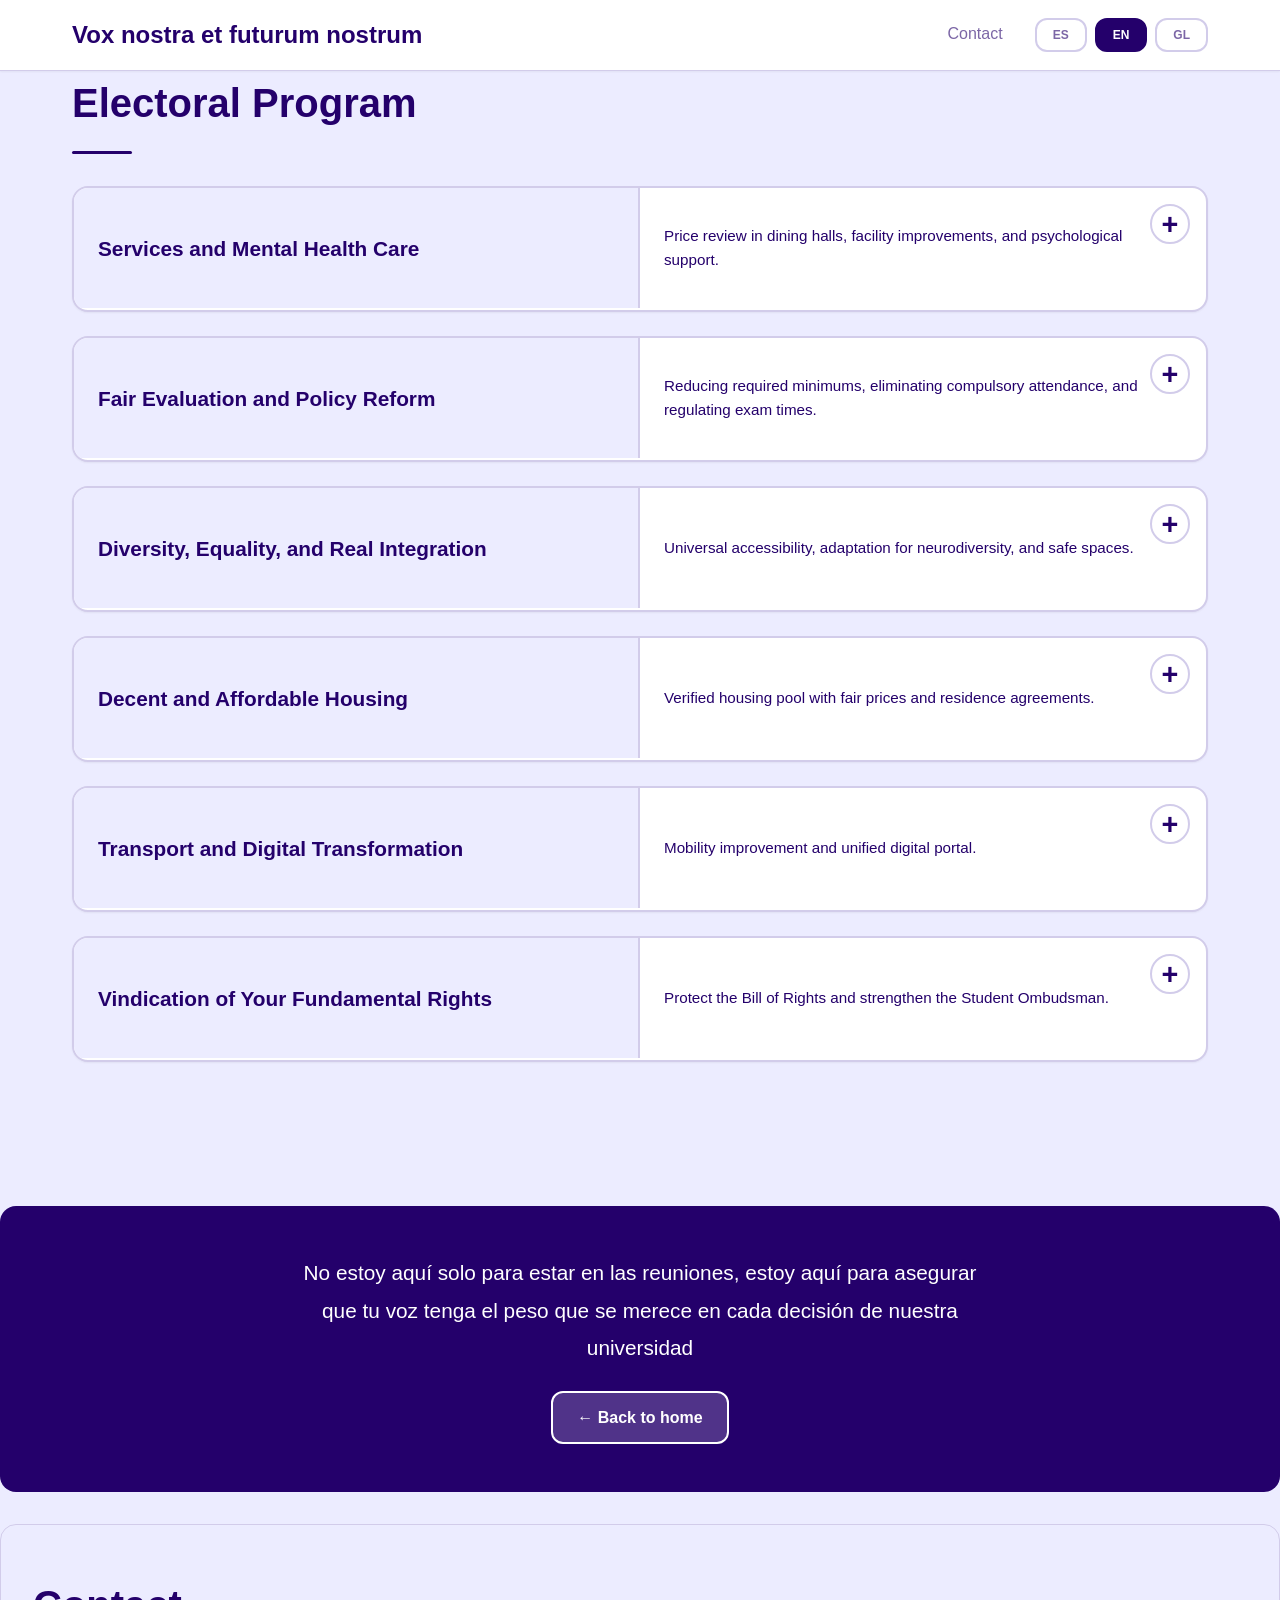
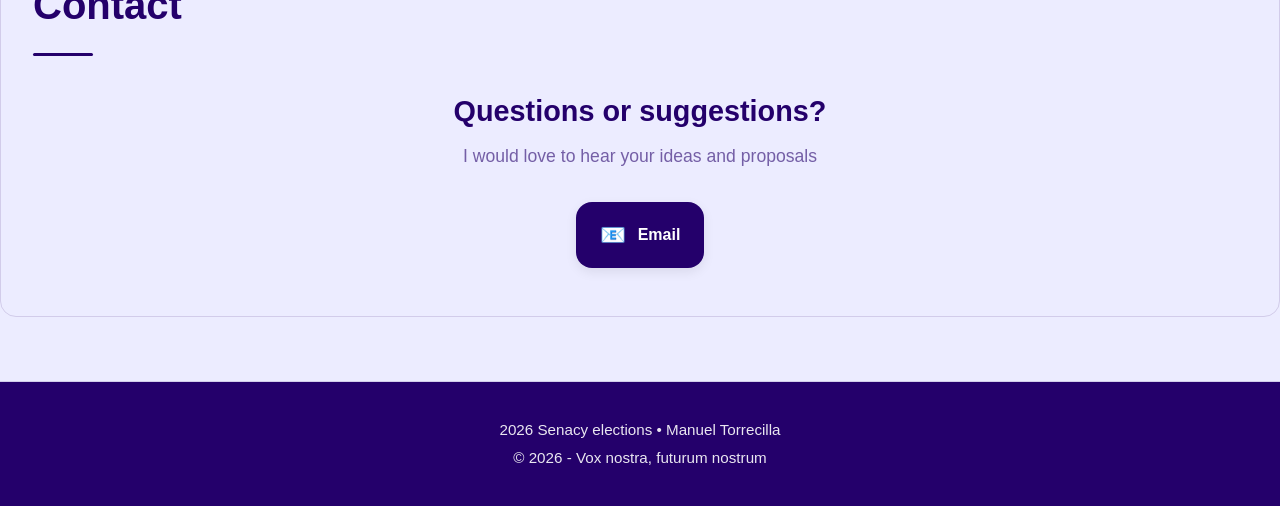
<file: programa-electoral.html>
<!DOCTYPE html>
<html lang="es">
<head>
  <meta charset="UTF-8" />
  <meta name="viewport" content="width=device-width, initial-scale=1.0" />
  <title>Programa Electoral - Claustro 2026</title>
  <link rel="stylesheet" href="styles.css" />
</head>
<body>
  <div id="app">
    <!-- Navigation & Language Selector -->
    <nav class="navbar">
      <div class="nav-container">
        <div class="nav-title">
          <a href="index.html" style="text-decoration: none; color: inherit;">
            <span data-i18n="nav.title">Tu voz cuenta</span>
          </a>
        </div>
        <div class="nav-right">
          <a href="#contacto" class="nav-link" data-i18n="nav.contact">Contacto</a>
          <div class="language-selector">
            <button class="lang-btn active" data-lang="es">ES</button>
            <button class="lang-btn" data-lang="en">EN</button>
            <button class="lang-btn" data-lang="gl">GL</button>
          </div>
        </div>
      </div>
    </nav>

    <!-- Main Content -->
    <main class="content">
      <!-- Program Section -->
      <section class="section">
        <div class="section-header">
          <h2 class="section-title" data-i18n="sections.program">Programa Electoral</h2>
          <div class="section-divider"></div>
        </div>
        
        <!-- Timeline Vertical -->
          <div class="timeline-item">
            <div class="timeline-card" onclick="toggleExpand(this)">
              <div class="timeline-header">
                <div class="card-title-section">
                  <h3 class="program-title" data-i18n="program.services_title">Servicios Estudiantiles y Salud Mental</h3>
                </div>
                <div class="card-summary-section">
                  <p class="program-preview" data-i18n="program.services_resume">Asesoría académica, apoyo psicológico y mejora de instalaciones.</p>
                  <span class="expand-icon">+</span>
                </div>
              </div>
              <div class="timeline-content">
                <p class="program-p" data-i18n="program.services_text"></p>
              </div>
            </div>
          </div>

          <div class="timeline-item">
            <div class="timeline-card" onclick="toggleExpand(this)">
              <div class="timeline-header">
                <div class="card-title-section">
                  <h3 class="program-title" data-i18n="program.evaluation_title">Modificaciones a Sistemas de Evaluación</h3>
                </div>
                <div class="card-summary-section">
                  <p class="program-preview" data-i18n="program.evaluation_resume">Reducir mínimos exigibles, eliminar asistencia obligatoria y regular tiempos de examen.</p>
                  <span class="expand-icon">+</span>
                </div>
              </div>
              <div class="timeline-content">
                <p class="program-p" data-i18n="program.evaluation_text"></p>
              </div>
            </div>
          </div>

          <div class="timeline-item">
            <div class="timeline-card" onclick="toggleExpand(this)">
              <div class="timeline-header">
                <div class="card-title-section">
                  <h3 class="program-title" data-i18n="program.iguality_title">Diversidad, Igualdad e Integración</h3>
                </div>
                <div class="card-summary-section">
                  <p class="program-preview" data-i18n="program.iguality_resume">Accesibilidad universal, adaptación para neurodivergencias y espacios seguros.</p>
                  <span class="expand-icon">+</span>
                </div>
              </div>
              <div class="timeline-content">
                <p class="program-p" data-i18n="program.iguality_text"></p>
              </div>
            </div>
          </div>

          <div class="timeline-item">
            <div class="timeline-card" onclick="toggleExpand(this)">
              <div class="timeline-header">
                <div class="card-title-section">
                  <h3 class="program-title" data-i18n="program.housing_title">Vivienda Asequible</h3>
                </div>
                <div class="card-summary-section">
                  <p class="program-preview" data-i18n="program.housing_resume">Bolsa de vivienda verificada con precios justos y convenios con residencias.</p>
                  <span class="expand-icon">+</span>
                </div>
              </div>
              <div class="timeline-content">
                <p class="program-p" data-i18n="program.housing_text"></p>
              </div>
            </div>
          </div>

          <div class="timeline-item">
            <div class="timeline-card" onclick="toggleExpand(this)">
              <div class="timeline-header">
                <div class="card-title-section">
                  <h3 class="program-title" data-i18n="program.digital_title">Transporte y Transformación Digital</h3>
                </div>
                <div class="card-summary-section">
                  <p class="program-preview" data-i18n="program.digital_resume">Mejora de movilidad y portal unificado e intuitivo para gestión estudiantil.</p>
                  <span class="expand-icon">+</span>
                </div>
              </div>
              <div class="timeline-content">
                <p lass="program-p" data-i18n="program.digital_text"></p>
              </div>
            </div>
          </div>

          <div class="timeline-item">
            <div class="timeline-card" onclick="toggleExpand(this)">
              <div class="timeline-header">
                <div class="card-title-section">
                  <h3 class="program-title" data-i18n="program.rights_title">Defensa de Derechos Fundamentales</h3>
                </div>
                <div class="card-summary-section">
                  <p class="program-preview" data-i18n="program.rights_resume">Blindar carta de derechos y potenciar la figura del Valedor Universitario.</p>
                  <span class="expand-icon">+</span>
                </div>
              </div>
              <div class="timeline-content">
                <p class="program-p" data-i18n="program.rights_text"></p>
              </div>
            </div>
          </div>
        </div>

        <!-- Slogan Section -->
        <div class="slogan-section">
          <p class="slogan-text" data-i18n="end_text"></p>
          <a href="index.html" class="back-button" data-i18n="program.back">← Volver al inicio</a>
        </div>
      </section>

      <!-- Contact Section -->
      <section id="contacto" class="section contact-section">
        <div class="section-header">
          <h2 class="section-title" data-i18n="sections.contact">Contacto</h2>
          <div class="section-divider"></div>
        </div>
        <div class="section-content">
          <div class="contact-box">
            <h3 data-i18n="contact.title">¿Preguntas o sugerencias?</h3>
            <p data-i18n="contact.subtitle">Me encantaría escuchar tus ideas y propuestas</p>
            <div class="contact-methods">
              <a href="mailto:manu@esei.uvigo.es" class="contact-method">
                <span class="contact-icon">📧</span>
                <span data-i18n="contact.email">Email</span>
              </a>
            </div>
          </div>
        </div>
      </section>
    </main>
   

    <!-- Footer -->
    <footer class="footer">
      <div class="footer-content">
        <p data-i18n="footer.text">Elecciones Claustro 2026 • Manuel Torrecilla</p>
        <p class="footer-secondary">© 2026 - Vox nostra, futurum nostrum</p>
      </div>
    </footer>
  </div>

  <script src="i18n.js"></script>
  <script src="script.js"></script>
  <script>
    /**
     * Toggles the expand state of a timeline card
     * @param {HTMLElement} card - The timeline card element to toggle
     */
    function toggleExpand(card) {
      const isExpanded = card.classList.contains('expanded');
      
      // Close all other cards
      document.querySelectorAll('.timeline-card').forEach(c => {
        if (c !== card && c.classList.contains('expanded')) {
          c.classList.remove('expanded');
          c.querySelector('.expand-icon').textContent = '+';
        }
      });

      // Toggle current card
      card.classList.toggle('expanded');
      const icon = card.querySelector('.expand-icon');
      icon.textContent = isExpanded ? '+' : '−';
    }
  </script>
</body>
</html>
</file>
<file: styles.css>
﻿/* CSS Variables and Global Styles */
:root {
  --color-primary: #24006b;
  --color-secondary: #24006b;
  --color-accent: #d2ccea;
  --color-dark: #24006b;
  --color-darker: #24006b;
  --color-light: #ececff;
  --color-text: rgba(36, 0, 107, 0.6);
  --color-border: #d2ccea;
  --color-surface: #ffffff;
  
  --radius-sm: 8px;
  --radius-md: 12px;
  --radius-lg: 16px;
  
  --shadow-sm: 0 1px 2px rgba(0, 0, 0, 0.05);
  --shadow-md: 0 4px 12px rgba(0, 0, 0, 0.08);
  --shadow-lg: 0 10px 24px rgba(0, 0, 0, 0.12);
  
  --transition: all 0.3s ease;
}

* {
  margin: 0;
  padding: 0;
  box-sizing: border-box;
}

html {
  scroll-behavior: smooth;
}

body {
  font-family: -apple-system, BlinkMacSystemFont, 'Segoe UI', 'Roboto', sans-serif;
  background: var(--color-light);
  color: var(--color-text);
  line-height: 1.6;
  min-height: 100vh;
}

#app {
  display: flex;
  flex-direction: column;
  min-height: 100vh;
}

.navbar {
  background: var(--color-surface);
  border-bottom: 1px solid var(--color-border);
  position: sticky;
  top: 0;
  z-index: 100;
  padding: 1rem 0;
  box-shadow: var(--shadow-sm);
}

.nav-container {
  max-width: 1200px;
  margin: 0 auto;
  padding: 0 2rem;
  display: flex;
  justify-content: space-between;
  align-items: center;
}

.nav-title {
  font-size: 1.5rem;
  font-weight: 700;
  color: var(--color-primary);
}

.nav-right {
  display: flex;
  align-items: center;
  gap: 2rem;
}

.nav-link {
  color: var(--color-text);
  text-decoration: none;
  font-weight: 500;
  transition: var(--transition);
  border-bottom: 2px solid transparent;
}

.nav-link:hover {
  color: var(--color-primary);
  border-bottom-color: var(--color-primary);
}

.language-selector {
  display: flex;
  gap: 0.5rem;
}

.lang-btn {
  background: transparent;
  border: 2px solid var(--color-border);
  color: var(--color-text);
  padding: 0.5rem 1rem;
  border-radius: var(--radius-md);
  cursor: pointer;
  font-weight: 600;
  font-size: 0.75rem;
  transition: var(--transition);
}

.lang-btn.active {
  background: var(--color-primary);
  border-color: var(--color-primary);
  color: white;
}

.lang-btn:hover:not(.active) {
  border-color: var(--color-primary);
  color: var(--color-primary);
}

.hero {
  max-width: 1200px;
  margin: 0 auto;
  padding: 3rem 2rem;
  width: 100%;
}

.hero-content {
  display: grid;
  grid-template-columns: 1fr 1fr;
  gap: 4rem;
  align-items: center;
}

.hero-text h1 {
  font-size: clamp(2rem, 5vw, 3.5rem);
  line-height: 1.2;
  margin-bottom: 1rem;
  color: var(--color-primary);
}

.hero-subtitle {
  font-size: 1.2rem;
  color: var(--color-text);
  margin-bottom: 2rem;
}

.cta-button {
  background: var(--color-primary);
  color: white;
  border: none;
  padding: 1rem 2rem;
  border-radius: var(--radius-lg);
  font-size: 1rem;
  font-weight: 600;
  cursor: pointer;
  transition: var(--transition);
  box-shadow: var(--shadow-md);
}

.cta-button:hover {
  background: var(--color-secondary);
  transform: translateY(-2px);
  box-shadow: var(--shadow-lg);
}

.hero-image {
  position: relative;
  height: 400px;
  display: flex;
  align-items: center;
  justify-content: center;
}

.logo-placeholder img {
    max-width: 90%;  
    max-height: 90%; 
    height: auto;    
    width: auto;   
    object-fit: contain;
}   
.logo-text {
  font-size: 3rem;
  font-weight: 700;
  color: var(--color-primary);
  text-align: center;
}

@media (max-width: 768px) {
  .hero-content {
    grid-template-columns: 1fr;
  }
  .hero-image {
    display: none;
  }
}

.nav-section {
  max-width: 1200px;
  margin: 2rem auto;
  padding: 1.5rem 2rem;
  width: 100%;
}

.nav-buttons {
  display: flex;
  gap: 1rem;
  justify-content: center;
  flex-wrap: wrap;
}

.nav-btn {
  background: var(--color-surface);
  border: 2px solid var(--color-border);
  border-radius: var(--radius-lg);
  padding: 1.25rem 1rem;
  text-align: center;
  cursor: pointer;
  transition: var(--transition);
  display: flex;
  flex-direction: column;
  align-items: center;
  justify-content: center;
  gap: 0.5rem;
  box-shadow: var(--shadow-sm);
  min-width: 130px;
  font-size: 0.85rem;
  font-weight: 600;
  color: var(--color-text);
}

.nav-btn:hover {
  border-color: var(--color-primary);
  background: var(--color-light);
  transform: translateY(-3px);
  box-shadow: var(--shadow-md);
  color: var(--color-primary);
}

.nav-icon {
  font-size: 2rem;
}

.nav-label {
  font-size: 0.9rem;
  font-weight: 600;
}

.carousel-section {
  max-width: 1200px;
  margin: 2rem auto;
  padding: 0 2rem;
  width: 100%;
}

.carousel-container {
  position: relative;
}

.carousel-track {
  display: flex;
  gap: 1rem;
  overflow-x: auto;
  scroll-behavior: smooth;
  padding: 1rem 0;
  scrollbar-width: none;
}

.carousel-track::-webkit-scrollbar {
  display: none;
}

.carousel-slide {
  flex: 0 0 auto;
  background: var(--color-surface);
  border: 2px solid var(--color-border);
  border-radius: var(--radius-lg);
  padding: 1.5rem;
  text-align: center;
  cursor: pointer;
  transition: var(--transition);
  min-width: 150px;
  display: flex;
  flex-direction: column;
  align-items: center;
  justify-content: center;
  gap: 0.75rem;
  box-shadow: var(--shadow-sm);
}

.carousel-slide:hover {
  border-color: var(--color-primary);
  background: var(--color-light);
  transform: translateY(-5px);
  box-shadow: var(--shadow-md);
}

.carousel-icon {
  font-size: 2rem;
}

.carousel-label {
  font-size: 0.9rem;
  font-weight: 600;
  color: var(--color-text);
}

.carousel-nav {
  position: absolute;
  top: 50%;
  transform: translateY(-50%);
  background: var(--color-primary);
  border: none;
  color: white;
  width: 40px;
  height: 40px;
  border-radius: 50%;
  cursor: pointer;
  font-size: 1.5rem;
  display: none;
  align-items: center;
  justify-content: center;
  transition: var(--transition);
  z-index: 10;
  box-shadow: var(--shadow-md);
}

.carousel-nav:hover {
  background: var(--color-secondary);
  transform: translateY(-50%) scale(1.1);
}

.carousel-nav.prev {
  left: -20px;
}

.carousel-nav.next {
  right: -20px;
}

@media (min-width: 1024px) {
  .carousel-nav {
    display: flex;
  }
}

.content {
  flex: 1;
  max-width: 1200px;
  margin: 0 auto;
  padding: 0 2rem 2rem;
  width: 100%;
}

.section {
  margin-bottom: 4rem;
  scroll-margin-top: 80px;
}

.section-header {
  margin-bottom: 2rem;
}

.section-title {
  font-size: clamp(1.8rem, 4vw, 2.5rem);
  margin-bottom: 1rem;
  color: var(--color-primary);
}

.section-divider {
  height: 3px;
  width: 60px;
  background: var(--color-primary);
  border-radius: var(--radius-md);
}

.presentation-grid {
  display: grid;
  grid-template-columns: 1fr 1fr;
  gap: 2rem;
  margin-bottom: 2rem;
}

.presentation-photo {
  display: flex;
  align-items: center;
  justify-content: center;
}

.photo-placeholder {
  width: 250px;
  height: 300px;
  background: var(--color-light);
  border: 2px solid var(--color-border);
  border-radius: var(--radius-lg);
  display: flex;
  align-items: center;
  justify-content: center;
  font-size: 1.2rem;
  color: var(--color-text);
  font-weight: 600;
  text-align: center;
}

@media (max-width: 768px) {
  .presentation-grid {
    grid-template-columns: 1fr;
  }
}

.card {
  background: var(--color-surface);
  border: 1px solid var(--color-border);
  border-radius: var(--radius-lg);
  padding: 2rem;
  transition: var(--transition);
  box-shadow: var(--shadow-sm);
}

.card:hover {
  border-color: var(--color-primary);
  box-shadow: var(--shadow-md);
  transform: translateY(-3px);
}

.card h3 {
  font-size: 1.3rem;
  margin-bottom: 1rem;
  color: var(--color-primary);
}

.card p {
  color: var(--color-text);
  line-height: 1.8;
}

.presentation-full {
  grid-column: 1 / -1;
}

.section-content {
  display: grid;
  grid-template-columns: 1fr 1fr;
  gap: 2rem;
}

.section-content.grid-2 {
  grid-template-columns: repeat(2, 1fr);
}

@media (max-width: 768px) {
  .section-content,
  .section-content.grid-2 {
    grid-template-columns: 1fr;
  }
}

.carousel-content {
  display: flex;
  gap: 1.5rem;
  overflow-x: auto;
  scroll-behavior: smooth;
  padding: 1rem 0;
  scrollbar-width: none;
  align-items: stretch;
}

.carousel-content::-webkit-scrollbar {
  display: none;
}

.carousel-item {
  background: var(--color-surface);
  border: 1px solid var(--color-border);
  border-radius: var(--radius-lg);
  padding: 2rem;
  flex: 0 0 100%;
  box-shadow: var(--shadow-sm);
  display: flex;
  flex-direction: column;
  gap: 1rem;
}

@media (min-width: 640px) {
  .carousel-item {
    flex: 0 0 calc(50% - 0.75rem);
  }
}

@media (min-width: 1024px) {
  .carousel-item {
    flex: 0 0 calc(33.333% - 1rem);
  }
}

@media (min-width: 1280px) {
  .carousel-item {
    flex: 0 0 calc(25% - 1.125rem);
  }
}

.carousel-date {
  color: var(--color-primary);
  font-weight: 600;
  font-size: 0.9rem;
}

.carousel-item h4 {
  color: var(--color-primary);
  margin: 0;
}

.carousel-item p {
  margin: 0;
  color: var(--color-text);
}

.carousel-number {
  width: 50px;
  height: 50px;
  background: var(--color-primary);
  color: white;
  border-radius: 50%;
  display: flex;
  align-items: center;
  justify-content: center;
  font-size: 1.5rem;
  font-weight: 700;
}

.carousel-nav-container {
  display: flex;
  gap: 1rem;
  justify-content: center;
  margin-top: 1.5rem;
}

.carousel-nav-btn {
  background: var(--color-primary);
  color: white;
  border: none;
  width: 40px;
  height: 40px;
  border-radius: 50%;
  cursor: pointer;
  font-size: 1.2rem;
  transition: var(--transition);
  box-shadow: var(--shadow-md);
  display: flex;
  align-items: center;
  justify-content: center;
}

.carousel-nav-btn:hover {
  background: var(--color-secondary);
  transform: scale(1.1);
}

.program-card {
  background: var(--color-surface);
  border: 2px solid var(--color-border);
  border-radius: var(--radius-lg);
  padding: 2rem;
  text-align: center;
  transition: var(--transition);
  cursor: pointer;
  box-shadow: var(--shadow-sm);
}

.program-card:hover {
  border-color: var(--color-primary);
  box-shadow: var(--shadow-md);
  transform: translateY(-5px);
}

.program-icon {
  font-size: 3rem;
  margin-bottom: 1rem;
}

.program-card h3 {
  font-size: 1.2rem;
  margin-bottom: 0.75rem;
  color: var(--color-primary);
}

.program-card p {
  color: var(--color-text);
  line-height: 1.7;
}

.contact-section {
  background: var(--color-light);
  border-radius: var(--radius-lg);
  padding: 3rem 2rem;
  border: 1px solid var(--color-border);
}

.contact-box {
  text-align: center;
  max-width: 600px;
  margin: 0 auto;
  grid-column: 1 / -1;
  justify-self: center;
}

.contact-box h3 {
  font-size: 1.8rem;
  margin-bottom: 0.5rem;
  color: var(--color-primary);
}

.contact-box > p {
  color: var(--color-text);
  margin-bottom: 2rem;
  font-size: 1.1rem;
}

.contact-methods {
  display: flex;
  gap: 1.5rem;
  flex-wrap: wrap;
  justify-content: center;
}

.contact-method {
  display: flex;
  align-items: center;
  gap: 0.75rem;
  background: var(--color-primary);
  color: white;
  padding: 1rem 1.5rem;
  border-radius: var(--radius-lg);
  text-decoration: none;
  transition: var(--transition);
  font-weight: 600;
  box-shadow: var(--shadow-md);
}

.contact-method:hover {
  background: var(--color-secondary);
  transform: translateY(-2px);
  box-shadow: var(--shadow-lg);
}

.contact-icon {
  font-size: 1.3rem;
}

.footer {
  background: var(--color-dark);
  color: white;
  border-top: 1px solid var(--color-border);
  padding: 2rem;
  text-align: center;
  margin-top: auto;
}

.footer-content p {
  margin: 0.25rem 0;
  font-size: 0.95rem;
  opacity: 0.9;
}

.footer-secondary {
  font-size: 0.85rem;
  opacity: 0.7;
}

@media (max-width: 640px) {
  .carousel-section {
    padding: 0 1rem;
  }
  .content {
    padding: 0 1rem 1rem;
  }
  .hero {
    padding: 2rem 1rem;
  }
  .nav-right {
    gap: 1rem;
  }
  .nav-link {
    display: none;
  }
}

@keyframes fadeIn {
  from {
    opacity: 0;
    transform: translateY(10px);
  }
  to {
    opacity: 1;
    transform: translateY(0);
  }
}

.section {
  animation: fadeIn 0.6s ease-out;
}

/* Coming Soon Section */
.program-coming-soon {
  display: flex;
  flex-direction: column;
  align-items: center;
  justify-content: center;
  min-height: 60vh;
  padding: 3rem 2rem !important;
}

.coming-soon-container {
  display: flex;
  align-items: center;
  justify-content: center;
  width: 100%;
  margin-top: 2rem;
}

.coming-soon-box {
  background: var(--color-light);
  border: 2px solid var(--color-primary);
  border-radius: var(--radius-lg);
  padding: 3rem 2rem;
  text-align: center;
  max-width: 600px;
  box-shadow: var(--shadow-lg);
}

.coming-soon-title {
  font-size: 2rem;
  color: var(--color-primary);
  margin-bottom: 1rem;
  font-weight: 700;
}

.coming-soon-text {
  font-size: 1.2rem;
  color: var(--color-text);
  line-height: 1.8;
  margin-bottom: 1rem;
}

.countdown-info {
  color: var(--color-primary);
  font-weight: 600;
}

/* Program Timeline Styles */
.program-timeline {
  position: relative;
  padding: 2rem 0;
}

.program-timeline::before {
  display: none;
}

.timeline-item {
  display: grid;
  grid-template-columns: 1fr;
  gap: 1rem;
  margin-bottom: 1.5rem;
  align-items: stretch;
  position: relative;
}

.timeline-card {
  background: var(--color-surface);
  border: 2px solid var(--color-border);
  border-radius: var(--radius-lg);
  padding: 0;
  cursor: pointer;
  transition: var(--transition);
  box-shadow: var(--shadow-sm);
  position: relative;
  display: flex;
  flex-direction: column;
  overflow: hidden;
}

.timeline-card:hover {
  border-color: var(--color-primary);
  box-shadow: var(--shadow-md);
}

.timeline-header {
  display: grid;
  grid-template-columns: 1fr 1fr;
  gap: 0;
  align-items: stretch;
  min-height: 120px;
}

.card-title-section {
  background: linear-gradient(135deg, var(--color-light), var(--color-light));
  border-right: 2px solid var(--color-border);
  padding: 1.5rem;
  display: flex;
  flex-direction: column;
  justify-content: center;
  align-items: flex-start;
}

.card-summary-section {
  padding: 1.5rem;
  display: flex;
  flex-direction: column;
  justify-content: center;
  align-items: flex-start;
  gap: 1rem;
  position: relative;
}

.program-title {
  font-size: 1.3rem;
  color: var(--color-primary);
  margin: 0;
  font-weight: 700;
  line-height: 1.3;
}

.expand-icon {
  position: absolute;
  top: 1rem;
  right: 1rem;
  font-size: 1.8rem;
  color: var(--color-primary);
  font-weight: 700;
  flex-shrink: 0;
  transition: var(--transition);
  background: var(--color-surface);
  width: 40px;
  height: 40px;
  display: flex;
  align-items: center;
  justify-content: center;
  border-radius: 50%;
  border: 2px solid var(--color-border);
}

.timeline-card:hover .expand-icon {
  background: var(--color-primary);
  color: white;
  transform: scale(1.1);
}

.timeline-card.expanded .expand-icon {
  transform: rotate(45deg);
}

.program-preview {
  font-size: 0.95rem;
  color: var(--color-dark);
  line-height: 1.6;
  margin: 0;
  padding-right: 2rem;
}

.timeline-content {
  max-height: 0;
  overflow: hidden;
  opacity: 0;
  transition: max-height 0.4s ease-out, opacity 0.4s ease-out, padding 0.4s ease-out;
  padding: 0 1.5rem;
  background: var(--color-light);
  border-top: 2px solid var(--color-border);
}

.timeline-card.expanded .timeline-content {
  max-height: 400px;
  opacity: 1;
  padding: 1.5rem;
}

.timeline-list {
  list-style: none;
  padding: 0;
  margin: 0;
}

.timeline-list li {
  padding: 0.75rem 0;
  padding-left: 1.5rem;
  color: var(--color-text);
  position: relative;
  line-height: 1.6;
  font-size: 0.95rem;
}

.timeline-list li::before {
  content: '✓';
  position: absolute;
  left: 0;
  color: var(--color-primary);
  font-weight: 700;
  font-size: 1.1rem;
}

.program-p{
   color: var(--color-dark);
}

@media (max-width: 768px) {
  .timeline-item {
    margin-bottom: 1rem;
  }

  .timeline-header {
    grid-template-columns: 1fr !important;
    min-height: auto;
  }

  .card-title-section {
    border-right: none;
    border-bottom: 2px solid var(--color-border);
    padding: 0.8rem;
    justify-content: center;
  }

  .card-summary-section {
    order: auto !important;
    border-left: none !important;
    padding: 0.8rem;
    min-height: auto;
    gap: 0.5rem;
  }

  .program-title {
    font-size: 1rem;
    margin: 0;
  }

  .expand-icon {
    top: 0.3rem;
    right: 0.3rem;
    width: 32px;
    height: 32px;
    font-size: 1.3rem;
  }

  .program-preview {
    padding-right: 2.5rem;
    font-size: 0.85rem;
    margin: 0;
  }

  .timeline-content {
    padding: 0 0.8rem;
    max-height: 600px;
  }

  .timeline-card.expanded .timeline-content {
    max-height: 1000px;
    padding: 0.8rem;
  }

  .timeline-content p {
    font-size: 0.85rem;
    line-height: 1.5;
    margin: 0;
  }

  .timeline-list li {
    padding: 0.5rem 0;
    padding-left: 1.25rem;
    font-size: 0.85rem;
  }

  .content {
    padding: 0 1rem 1rem;
    overflow-x: hidden;
  }

  body {
    overflow-x: hidden;
  }

  .section {
    margin-bottom: 2rem;
  }

  .logo-placeholder img {
    width: 0;
    display: none;
  }
}

/* Slogan Section */
.slogan-section {
  text-align: center;
  padding: 3rem 2rem;
  background: linear-gradient(135deg, var(--color-primary), var(--color-secondary));
  color: white;
  border-radius: var(--radius-lg);
  margin: 3rem 0 2rem;
  display: flex;
  flex-direction: column;
  align-items: center;
  gap: 1.5rem;
}

.slogan-text {
  font-size: 1.3rem;
  line-height: 1.8;
  margin: 0;
  font-weight: 500;
  max-width: 700px;
}

.back-button {
  background: rgba(255, 255, 255, 0.2);
  color: white;
  border: 2px solid white;
  padding: 0.75rem 1.5rem;
  border-radius: var(--radius-md);
  text-decoration: none;
  font-weight: 600;
  transition: var(--transition);
  display: inline-block;
  font-size: 1rem;
}

.back-button:hover {
  background: white;
  color: var(--color-primary);
  transform: translateY(-2px);
  box-shadow: var(--shadow-md);
}

@media (max-width: 768px) {
  .slogan-section {
    padding: 2rem 1.5rem;
  }

  .slogan-text {
    font-size: 1.1rem;
  }

  .back-button {
    padding: 0.6rem 1.2rem;
    font-size: 0.9rem;
  }
}
</file>
